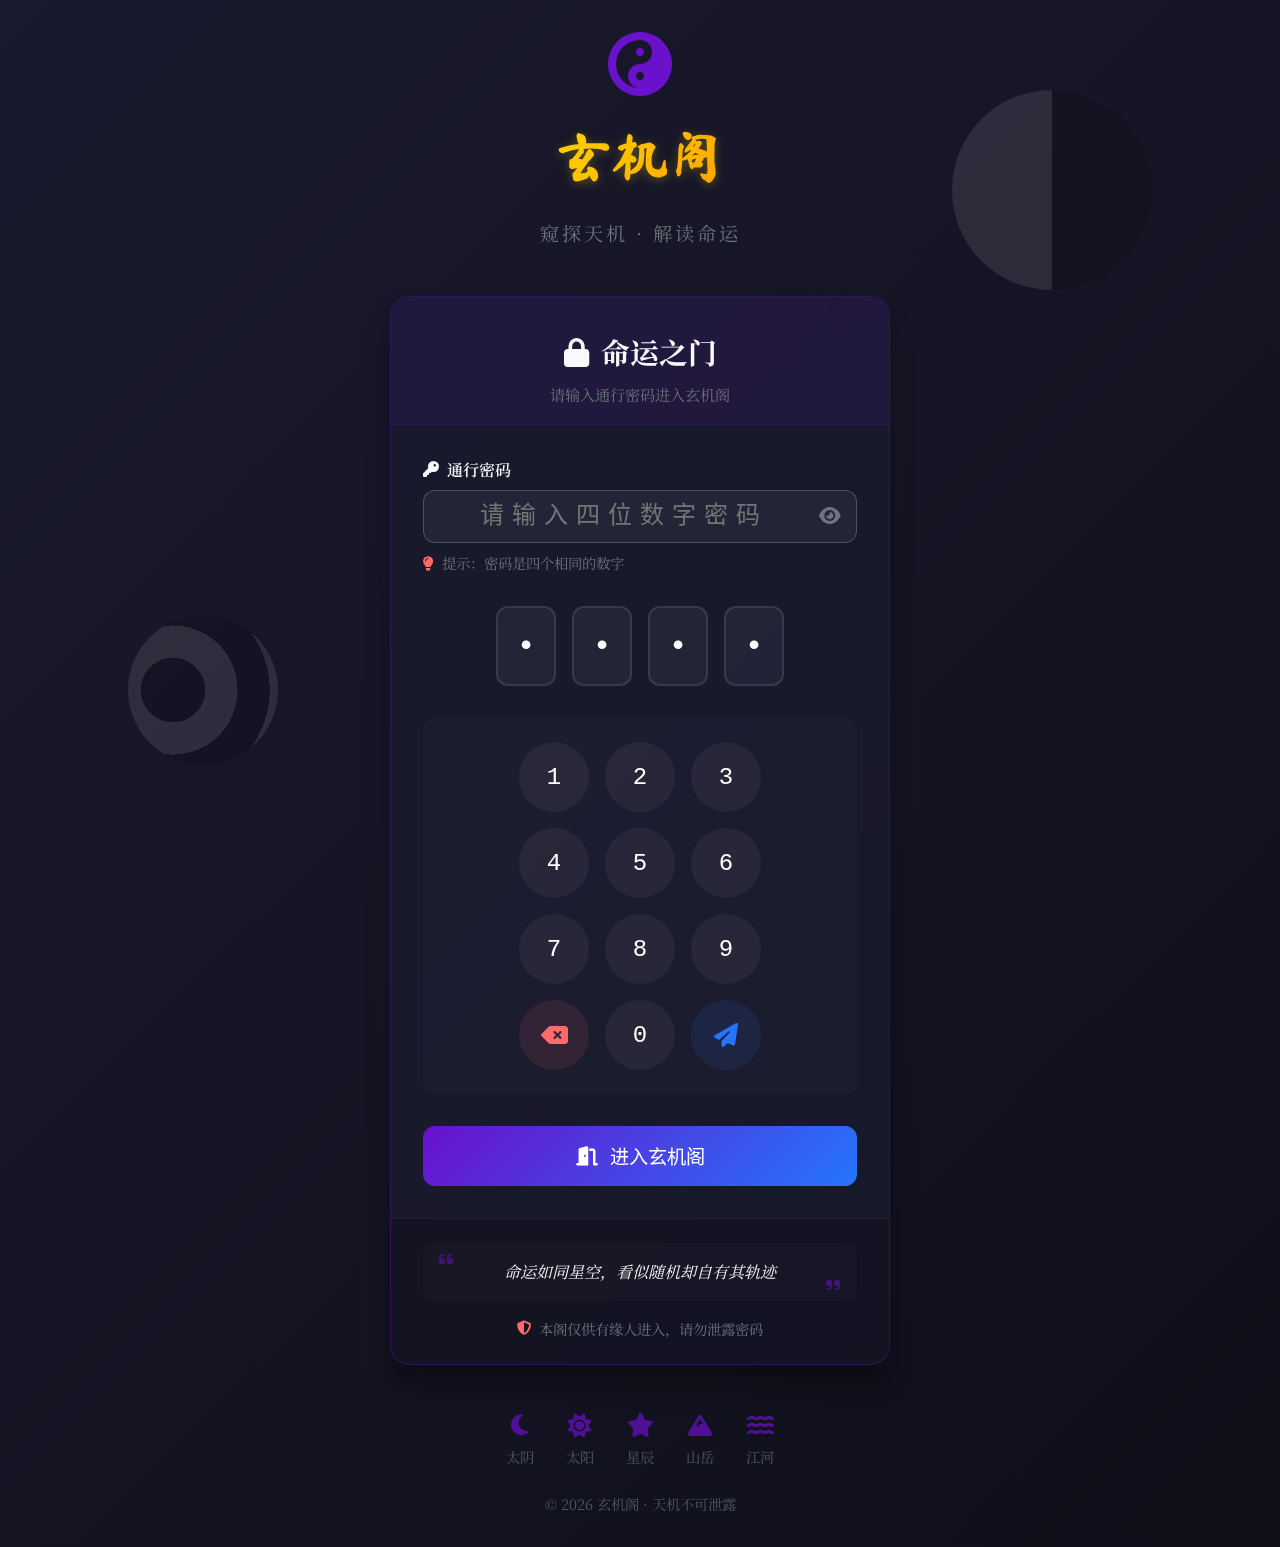
<file: index.html>
<!DOCTYPE html>
<html lang="zh-CN">
<head>
    <meta charset="UTF-8">
    <meta name="viewport" content="width=device-width, initial-scale=1.0">
    <title>玄机阁 - 命运之门</title>
    <link rel="stylesheet" href="css/style.css">
    <link rel="stylesheet" href="css/login.css">
    <link href="https://fonts.googleapis.com/css2?family=Ma+Shan+Zheng&family=Noto+Serif+SC:wght@400;700&display=swap" rel="stylesheet">
    <link rel="stylesheet" href="https://cdnjs.cloudflare.com/ajax/libs/font-awesome/6.4.0/css/all.min.css">
</head>
<body>
    <div class="login-container">
        <div class="login-header">
            <div class="logo">
                <i class="fas fa-yin-yang"></i>
                <h1>玄机阁</h1>
                <p class="subtitle">窥探天机 · 解读命运</p>
            </div>
        </div>
        
        <div class="login-card">
            <div class="card-header">
                <h2><i class="fas fa-lock"></i> 命运之门</h2>
                <p>请输入通行密码进入玄机阁</p>
            </div>
            
            <div class="card-body">
                <form id="loginForm">
                    <div class="input-group">
                        <label for="password"><i class="fas fa-key"></i> 通行密码</label>
                        <div class="password-input">
                            <input type="password" id="password" placeholder="请输入四位数字密码" maxlength="4" required>
                            <button type="button" class="toggle-password" id="togglePassword">
                                <i class="fas fa-eye"></i>
                            </button>
                        </div>
                        <div class="password-hint">
                            <span class="hint-icon"><i class="fas fa-lightbulb"></i></span>
                            <span class="hint-text">提示：密码是四个相同的数字</span>
                        </div>
                    </div>
                    
                    <div class="password-display">
                        <div class="digit-box" data-digit="1">•</div>
                        <div class="digit-box" data-digit="2">•</div>
                        <div class="digit-box" data-digit="3">•</div>
                        <div class="digit-box" data-digit="4">•</div>
                    </div>
                    
                    <div class="number-pad">
                        <div class="number-row">
                            <button type="button" class="number-btn" data-number="1">1</button>
                            <button type="button" class="number-btn" data-number="2">2</button>
                            <button type="button" class="number-btn" data-number="3">3</button>
                        </div>
                        <div class="number-row">
                            <button type="button" class="number-btn" data-number="4">4</button>
                            <button type="button" class="number-btn" data-number="5">5</button>
                            <button type="button" class="number-btn" data-number="6">6</button>
                        </div>
                        <div class="number-row">
                            <button type="button" class="number-btn" data-number="7">7</button>
                            <button type="button" class="number-btn" data-number="8">8</button>
                            <button type="button" class="number-btn" data-number="9">9</button>
                        </div>
                        <div class="number-row">
                            <button type="button" class="number-btn clear-btn"><i class="fas fa-backspace"></i></button>
                            <button type="button" class="number-btn" data-number="0">0</button>
                            <button type="button" class="number-btn submit-btn"><i class="fas fa-paper-plane"></i></button>
                        </div>
                    </div>
                    
                    <div class="form-footer">
                        <button type="submit" class="login-btn">
                            <i class="fas fa-door-open"></i> 进入玄机阁
                        </button>
                        <div class="error-message" id="errorMessage"></div>
                    </div>
                </form>
            </div>
            
            <div class="card-footer">
                <div class="fortune-quote">
                    <i class="fas fa-quote-left"></i>
                    <p>命运如同星空，看似随机却自有其轨迹</p>
                    <i class="fas fa-quote-right"></i>
                </div>
                <div class="security-notice">
                    <i class="fas fa-shield-alt"></i>
                    <span>本阁仅供有缘人进入，请勿泄露密码</span>
                </div>
            </div>
        </div>
        
        <div class="login-footer">
            <div class="mystical-elements">
                <div class="element">
                    <i class="fas fa-moon"></i>
                    <span>太阴</span>
                </div>
                <div class="element">
                    <i class="fas fa-sun"></i>
                    <span>太阳</span>
                </div>
                <div class="element">
                    <i class="fas fa-star"></i>
                    <span>星辰</span>
                </div>
                <div class="element">
                    <i class="fas fa-mountain"></i>
                    <span>山岳</span>
                </div>
                <div class="element">
                    <i class="fas fa-water"></i>
                    <span>江河</span>
                </div>
            </div>
            <p class="copyright">© 2026 玄机阁 · 天机不可泄露</p>
        </div>
    </div>
    
    <div class="background-animation">
        <div class="yin-yang"></div>
        <div class="taiji"></div>
        <div class="lotus"></div>
        <div class="bamboo"></div>
    </div>
    
    <script src="js/login.js"></script>
</body>
</html>
</file>
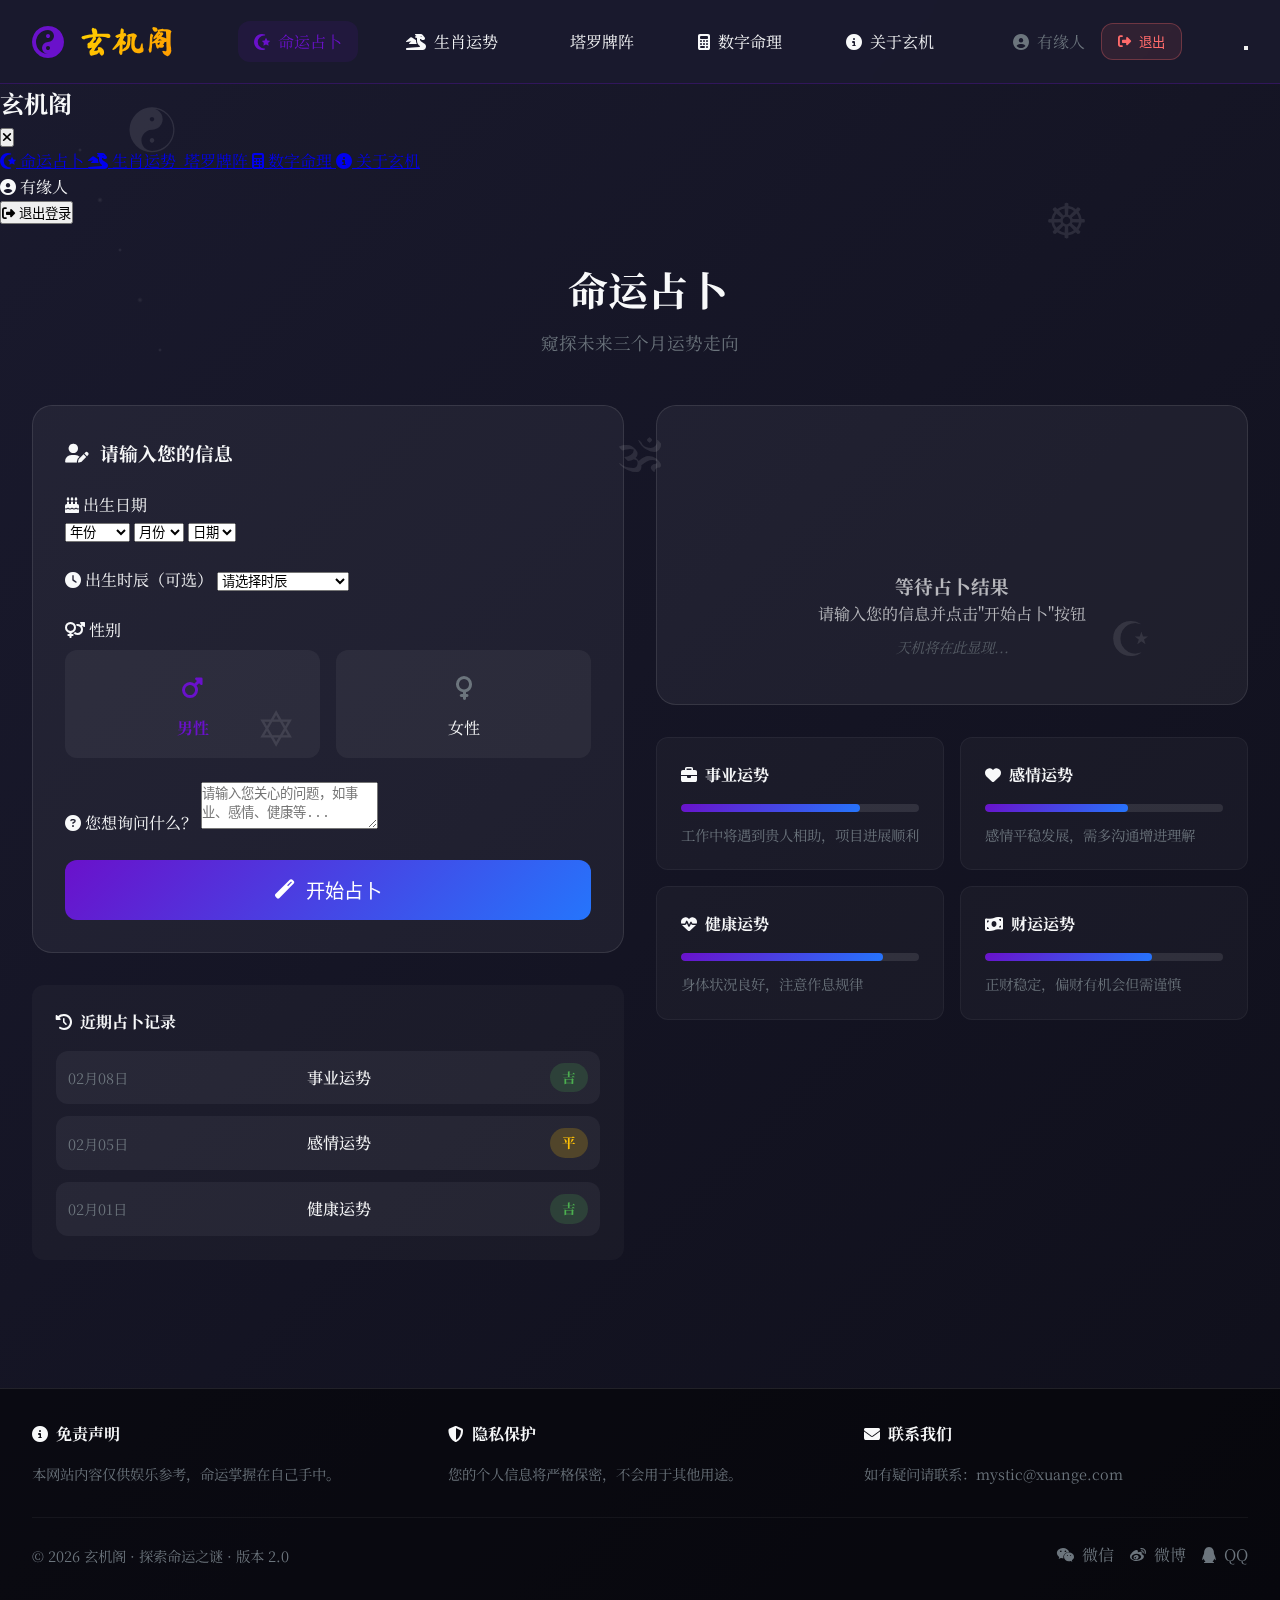
<file: fortune.html>
<!DOCTYPE html>
<html lang="zh-CN">
<head>
    <meta charset="UTF-8">
    <meta name="viewport" content="width=device-width, initial-scale=1.0">
    <title>玄机阁 - 命运占卜</title>
    <link rel="stylesheet" href="css/style.css">
    <link rel="stylesheet" href="css/fortune.css">
    <link href="https://fonts.googleapis.com/css2?family=Ma+Shan+Zheng&family=Noto+Serif+SC:wght@400;700&display=swap" rel="stylesheet">
    <link rel="stylesheet" href="https://cdnjs.cloudflare.com/ajax/libs/font-awesome/6.4.0/css/all.min.css">
</head>
<body>
    <div class="fortune-container">
        <!-- 导航栏 -->
        <nav class="fortune-nav">
            <div class="nav-logo">
                <i class="fas fa-yin-yang"></i>
                <h1>玄机阁</h1>
            </div>
            <div class="nav-menu">
                <a href="#destiny" class="nav-link active"><i class="fas fa-star-and-crescent"></i> 命运占卜</a>
                <a href="#zodiac" class="nav-link"><i class="fas fa-dragon"></i> 生肖运势</a>
                <a href="#tarot" class="nav-link"><i class="fas fa-cards"></i> 塔罗牌阵</a>
                <a href="#numerology" class="nav-link"><i class="fas fa-calculator"></i> 数字命理</a>
                <a href="#about" class="nav-link"><i class="fas fa-info-circle"></i> 关于玄机</a>
            </div>
            <div class="nav-user">
                <div class="user-info">
                    <i class="fas fa-user-circle"></i>
                    <span>有缘人</span>
                </div>
                <button class="logout-btn" id="logoutBtn">
                    <i class="fas fa-sign-out-alt"></i> 退出
                </button>
            </div>
            <!-- 汉堡菜单按钮（移动端显示） -->
            <div class="hamburger-container">
                <button class="hamburger-menu" id="hamburgerBtn">
                    <span></span>
                    <span></span>
                    <span></span>
                </button>
            </div>
        </nav>
        
        <!-- 移动端菜单 -->
        <div class="mobile-menu" id="mobileMenu">
            <div class="mobile-menu-header">
                <h2>玄机阁</h2>
                <button class="close-menu" id="closeMenuBtn">
                    <i class="fas fa-times"></i>
                </button>
            </div>
            <div class="mobile-nav-links">
                <a href="#destiny" class="mobile-nav-link active" data-section="destiny">
                    <i class="fas fa-star-and-crescent"></i>
                    <span>命运占卜</span>
                </a>
                <a href="#zodiac" class="mobile-nav-link" data-section="zodiac">
                    <i class="fas fa-dragon"></i>
                    <span>生肖运势</span>
                </a>
                <a href="#tarot" class="mobile-nav-link" data-section="tarot">
                    <i class="fas fa-cards"></i>
                    <span>塔罗牌阵</span>
                </a>
                <a href="#numerology" class="mobile-nav-link" data-section="numerology">
                    <i class="fas fa-calculator"></i>
                    <span>数字命理</span>
                </a>
                <a href="#about" class="mobile-nav-link" data-section="about">
                    <i class="fas fa-info-circle"></i>
                    <span>关于玄机</span>
                </a>
            </div>
            <div class="mobile-user-info">
                <div class="mobile-user">
                    <i class="fas fa-user-circle"></i>
                    <span>有缘人</span>
                </div>
                <button class="mobile-logout-btn" id="mobileLogoutBtn">
                    <i class="fas fa-sign-out-alt"></i> 退出登录
                </button>
            </div>
        </div>

        <!-- 主内容区 -->
        <main class="fortune-main">
            <!-- 命运占卜部分 -->
            <section id="destiny" class="fortune-section active">
                <div class="section-header">
                    <h2><i class="fas fa-crystal-ball"></i> 命运占卜</h2>
                    <p>窥探未来三个月运势走向</p>
                </div>
                
                <div class="destiny-container">
                    <div class="destiny-left">
                        <div class="user-input-card">
                            <h3><i class="fas fa-user-edit"></i> 请输入您的信息</h3>
                            <form id="destinyForm">
                                <div class="form-group">
                                    <label for="birthDate"><i class="fas fa-birthday-cake"></i> 出生日期</label>
                                    <div class="date-input-group">
                                        <select id="birthYear" class="date-select" required>
                                            <option value="">年份</option>
                                            <!-- 年份选项由JS生成 -->
                                        </select>
                                        <select id="birthMonth" class="date-select" required>
                                            <option value="">月份</option>
                                            <option value="1">1月</option>
                                            <option value="2">2月</option>
                                            <option value="3">3月</option>
                                            <option value="4">4月</option>
                                            <option value="5">5月</option>
                                            <option value="6">6月</option>
                                            <option value="7">7月</option>
                                            <option value="8">8月</option>
                                            <option value="9">9月</option>
                                            <option value="10">10月</option>
                                            <option value="11">11月</option>
                                            <option value="12">12月</option>
                                        </select>
                                        <select id="birthDay" class="date-select" required>
                                            <option value="">日期</option>
                                            <!-- 日期选项由JS生成 -->
                                        </select>
                                    </div>
                                </div>
                                
                                <div class="form-group">
                                    <label for="birthTime"><i class="fas fa-clock"></i> 出生时辰（可选）</label>
                                    <select id="birthTime">
                                        <option value="">请选择时辰</option>
                                        <option value="zi">子时 (23:00-01:00)</option>
                                        <option value="chou">丑时 (01:00-03:00)</option>
                                        <option value="yin">寅时 (03:00-05:00)</option>
                                        <option value="mao">卯时 (05:00-07:00)</option>
                                        <option value="chen">辰时 (07:00-09:00)</option>
                                        <option value="si">巳时 (09:00-11:00)</option>
                                        <option value="wu">午时 (11:00-13:00)</option>
                                        <option value="wei">未时 (13:00-15:00)</option>
                                        <option value="shen">申时 (15:00-17:00)</option>
                                        <option value="you">酉时 (17:00-19:00)</option>
                                        <option value="xu">戌时 (19:00-21:00)</option>
                                        <option value="hai">亥时 (21:00-23:00)</option>
                                    </select>
                                </div>
                                
                                <div class="form-group">
                                    <label><i class="fas fa-venus-mars"></i> 性别</label>
                                    <div class="gender-options">
                                        <label class="gender-option">
                                            <input type="radio" name="gender" value="male" checked>
                                            <span class="gender-icon"><i class="fas fa-mars"></i></span>
                                            <span>男性</span>
                                        </label>
                                        <label class="gender-option">
                                            <input type="radio" name="gender" value="female">
                                            <span class="gender-icon"><i class="fas fa-venus"></i></span>
                                            <span>女性</span>
                                        </label>
                                    </div>
                                </div>
                                
                                <div class="form-group">
                                    <label for="question"><i class="fas fa-question-circle"></i> 您想询问什么？</label>
                                    <textarea id="question" placeholder="请输入您关心的问题，如事业、感情、健康等..." rows="3"></textarea>
                                </div>
                                
                                <button type="submit" class="fortune-btn">
                                    <i class="fas fa-magic"></i> 开始占卜
                                </button>
                            </form>
                        </div>
                        
                        <div class="fortune-history">
                            <h4><i class="fas fa-history"></i> 近期占卜记录</h4>
                            <div class="history-list">
                                <div class="history-item">
                                    <div class="history-date">02月08日</div>
                                    <div class="history-type">事业运势</div>
                                    <div class="history-result positive">吉</div>
                                </div>
                                <div class="history-item">
                                    <div class="history-date">02月05日</div>
                                    <div class="history-type">感情运势</div>
                                    <div class="history-result neutral">平</div>
                                </div>
                                <div class="history-item">
                                    <div class="history-date">02月01日</div>
                                    <div class="history-type">健康运势</div>
                                    <div class="history-result positive">吉</div>
                                </div>
                            </div>
                        </div>
                    </div>
                    
                    <div class="destiny-right">
                        <div class="fortune-result-card" id="fortuneResult">
                            <div class="result-placeholder">
                                <div class="placeholder-icon">
                                    <i class="fas fa-crystal-ball"></i>
                                </div>
                                <h3>等待占卜结果</h3>
                                <p>请输入您的信息并点击"开始占卜"按钮</p>
                                <p class="placeholder-tip">天机将在此显现...</p>
                            </div>
                        </div>
                        
                        <div class="fortune-details">
                            <div class="detail-card">
                                <h4><i class="fas fa-briefcase"></i> 事业运势</h4>
                                <div class="detail-content">
                                    <div class="progress-bar">
                                        <div class="progress-fill" style="width: 75%"></div>
                                    </div>
                                    <p class="detail-text">工作中将遇到贵人相助，项目进展顺利</p>
                                </div>
                            </div>
                            
                            <div class="detail-card">
                                <h4><i class="fas fa-heart"></i> 感情运势</h4>
                                <div class="detail-content">
                                    <div class="progress-bar">
                                        <div class="progress-fill" style="width: 60%"></div>
                                    </div>
                                    <p class="detail-text">感情平稳发展，需多沟通增进理解</p>
                                </div>
                            </div>
                            
                            <div class="detail-card">
                                <h4><i class="fas fa-heartbeat"></i> 健康运势</h4>
                                <div class="detail-content">
                                    <div class="progress-bar">
                                        <div class="progress-fill" style="width: 85%"></div>
                                    </div>
                                    <p class="detail-text">身体状况良好，注意作息规律</p>
                                </div>
                            </div>
                            
                            <div class="detail-card">
                                <h4><i class="fas fa-money-bill-wave"></i> 财运运势</h4>
                                <div class="detail-content">
                                    <div class="progress-bar">
                                        <div class="progress-fill" style="width: 70%"></div>
                                    </div>
                                    <p class="detail-text">正财稳定，偏财有机会但需谨慎</p>
                                </div>
                            </div>
                        </div>
                    </div>
                </div>
            </section>

            <!-- 生肖运势部分 -->
            <section id="zodiac" class="fortune-section">
                <div class="section-header">
                    <h2><i class="fas fa-dragon"></i> 生肖运势</h2>
                    <p>2026年十二生肖运势详解</p>
                </div>
                
                <div class="zodiac-container">
                    <div class="zodiac-selector">
                        <h3>选择您的生肖</h3>
                        <div class="zodiac-grid">
                            <!-- 生肖选项将通过JS动态生成 -->
                        </div>
                    </div>
                    
                    <div class="zodiac-result">
                        <div class="zodiac-result-placeholder">
                            <div class="placeholder-icon">
                                <i class="fas fa-dragon"></i>
                            </div>
                            <h3>选择生肖查看运势</h3>
                            <p>点击左侧生肖图标查看详细运势分析</p>
                        </div>
                    </div>
                </div>
            </section>

            <!-- 其他部分省略，实际文件中会有完整内容 -->
            
        </main>

        <!-- 页脚 -->
        <footer class="fortune-footer">
            <div class="footer-content">
                <div class="footer-section">
                    <h4><i class="fas fa-info-circle"></i> 免责声明</h4>
                    <p>本网站内容仅供娱乐参考，命运掌握在自己手中。</p>
                </div>
                <div class="footer-section">
                    <h4><i class="fas fa-shield-alt"></i> 隐私保护</h4>
                    <p>您的个人信息将严格保密，不会用于其他用途。</p>
                </div>
                <div class="footer-section">
                    <h4><i class="fas fa-envelope"></i> 联系我们</h4>
                    <p>如有疑问请联系：mystic@xuange.com</p>
                </div>
            </div>
            <div class="footer-bottom">
                <p>© 2026 玄机阁 · 探索命运之谜 · 版本 2.0</p>
                <div class="footer-links">
                    <a href="#"><i class="fab fa-weixin"></i> 微信</a>
                    <a href="#"><i class="fab fa-weibo"></i> 微博</a>
                    <a href="#"><i class="fab fa-qq"></i> QQ</a>
                </div>
            </div>
        </footer>
    </div>

    <!-- 背景动画 -->
    <div class="fortune-background">
        <div class="floating-symbols">
            <div class="symbol">☯</div>
            <div class="symbol">☸</div>
            <div class="symbol">✡</div>
            <div class="symbol">☪</div>
            <div class="symbol">🕉</div>
        </div>
        <div class="constellation"></div>
    </div>

    <script src="js/fortune.js"></script>
</body>
</html>
</file>
<file: css/style.css>
/* 基础样式和变量定义 */
:root {
    /* 主题颜色 - 神秘风格 */
    --primary-color: #6a11cb;
    --secondary-color: #2575fc;
    --accent-color: #ff6b6b;
    --dark-color: #1a1a2e;
    --darker-color: #0f0f1a;
    --light-color: #f8f9fa;
    --muted-color: #6c757d;
    
    /* 渐变背景 */
    --gradient-primary: linear-gradient(135deg, var(--primary-color), var(--secondary-color));
    --gradient-dark: linear-gradient(135deg, var(--dark-color), var(--darker-color));
    --gradient-gold: linear-gradient(135deg, #ffd700, #ff9500);
    
    /* 字体 */
    --font-heading: 'Ma Shan Zheng', cursive;
    --font-body: 'Noto Serif SC', serif;
    --font-mono: 'Courier New', monospace;
    
    /* 阴影 */
    --shadow-sm: 0 2px 4px rgba(0, 0, 0, 0.1);
    --shadow-md: 0 4px 6px rgba(0, 0, 0, 0.1);
    --shadow-lg: 0 10px 15px rgba(0, 0, 0, 0.2);
    --shadow-xl: 0 20px 25px rgba(0, 0, 0, 0.3);
    --shadow-glow: 0 0 20px rgba(106, 17, 203, 0.3);
    
    /* 边框 */
    --border-radius: 12px;
    --border-radius-lg: 20px;
    --border-radius-xl: 30px;
    
    /* 动画 */
    --transition-fast: 0.2s ease;
    --transition-normal: 0.3s ease;
    --transition-slow: 0.5s ease;
}

/* 重置和基础样式 */
* {
    margin: 0;
    padding: 0;
    box-sizing: border-box;
}

body {
    font-family: var(--font-body);
    background: var(--gradient-dark);
    color: var(--light-color);
    min-height: 100vh;
    overflow-x: hidden;
    line-height: 1.6;
}

/* 滚动条样式 */
::-webkit-scrollbar {
    width: 10px;
}

::-webkit-scrollbar-track {
    background: var(--dark-color);
}

::-webkit-scrollbar-thumb {
    background: var(--primary-color);
    border-radius: 5px;
}

::-webkit-scrollbar-thumb:hover {
    background: var(--secondary-color);
}

/* 工具类 */
.container {
    max-width: 1200px;
    margin: 0 auto;
    padding: 0 20px;
}

.text-center {
    text-align: center;
}

.mt-1 { margin-top: 0.5rem; }
.mt-2 { margin-top: 1rem; }
.mt-3 { margin-top: 1.5rem; }
.mt-4 { margin-top: 2rem; }

.mb-1 { margin-bottom: 0.5rem; }
.mb-2 { margin-bottom: 1rem; }
.mb-3 { margin-bottom: 1.5rem; }
.mb-4 { margin-bottom: 2rem; }

/* 卡片基础样式 */
.card {
    background: rgba(255, 255, 255, 0.05);
    backdrop-filter: blur(10px);
    border: 1px solid rgba(255, 255, 255, 0.1);
    border-radius: var(--border-radius);
    padding: 1.5rem;
    transition: var(--transition-normal);
}

.card:hover {
    transform: translateY(-5px);
    box-shadow: var(--shadow-glow);
    border-color: rgba(106, 17, 203, 0.3);
}

/* 按钮基础样式 */
.btn {
    display: inline-flex;
    align-items: center;
    justify-content: center;
    gap: 0.5rem;
    padding: 0.75rem 1.5rem;
    border: none;
    border-radius: var(--border-radius);
    font-family: var(--font-body);
    font-size: 1rem;
    font-weight: 600;
    cursor: pointer;
    transition: var(--transition-normal);
    text-decoration: none;
}

.btn-primary {
    background: var(--gradient-primary);
    color: white;
}

.btn-primary:hover {
    transform: translateY(-2px);
    box-shadow: var(--shadow-glow);
}

.btn-secondary {
    background: rgba(255, 255, 255, 0.1);
    color: white;
    border: 1px solid rgba(255, 255, 255, 0.2);
}

.btn-secondary:hover {
    background: rgba(255, 255, 255, 0.2);
    transform: translateY(-2px);
}

/* 输入框基础样式 */
.input-group {
    margin-bottom: 1.5rem;
}

.input-group label {
    display: block;
    margin-bottom: 0.5rem;
    font-weight: 600;
    color: var(--light-color);
    display: flex;
    align-items: center;
    gap: 0.5rem;
}

.input-group input,
.input-group select,
.input-group textarea {
    width: 100%;
    padding: 0.75rem 1rem;
    background: rgba(255, 255, 255, 0.05);
    border: 1px solid rgba(255, 255, 255, 0.2);
    border-radius: var(--border-radius);
    color: var(--light-color);
    font-family: var(--font-body);
    font-size: 1rem;
    transition: var(--transition-normal);
}

.input-group input:focus,
.input-group select:focus,
.input-group textarea:focus {
    outline: none;
    border-color: var(--primary-color);
    box-shadow: 0 0 0 3px rgba(106, 17, 203, 0.1);
}

/* 动画关键帧 */
@keyframes float {
    0%, 100% {
        transform: translateY(0);
    }
    50% {
        transform: translateY(-20px);
    }
}

@keyframes pulse {
    0%, 100% {
        opacity: 1;
    }
    50% {
        opacity: 0.5;
    }
}

@keyframes spin {
    from {
        transform: rotate(0deg);
    }
    to {
        transform: rotate(360deg);
    }
}

@keyframes glow {
    0%, 100% {
        box-shadow: 0 0 20px rgba(106, 17, 203, 0.3);
    }
    50% {
        box-shadow: 0 0 40px rgba(106, 17, 203, 0.6);
    }
}

/* 响应式设计 */
@media (max-width: 768px) {
    .container {
        padding: 0 15px;
    }
    
    .card {
        padding: 1rem;
    }
    
    .btn {
        padding: 0.5rem 1rem;
        font-size: 0.9rem;
    }
}

@media (max-width: 480px) {
    :root {
        --border-radius: 8px;
    }
    
    .container {
        padding: 0 10px;
    }
}
</file>
<file: css/login.css>
/* 登录页面样式 */
.login-container {
    min-height: 100vh;
    display: flex;
    flex-direction: column;
    align-items: center;
    justify-content: center;
    padding: 2rem;
    position: relative;
    overflow: hidden;
}

.login-header {
    text-align: center;
    margin-bottom: 3rem;
    animation: fadeInDown 1s ease;
}

.logo {
    display: flex;
    flex-direction: column;
    align-items: center;
    gap: 1rem;
}

.logo i {
    font-size: 4rem;
    color: var(--primary-color);
    animation: spin 20s linear infinite;
}

.logo h1 {
    font-family: var(--font-heading);
    font-size: 3.5rem;
    background: var(--gradient-gold);
    -webkit-background-clip: text;
    background-clip: text;
    color: transparent;
    text-shadow: 0 2px 10px rgba(255, 215, 0, 0.3);
}

.subtitle {
    font-size: 1.2rem;
    color: var(--muted-color);
    letter-spacing: 3px;
    text-transform: uppercase;
}

/* 登录卡片 */
.login-card {
    width: 100%;
    max-width: 500px;
    background: rgba(26, 26, 46, 0.8);
    backdrop-filter: blur(20px);
    border: 1px solid rgba(106, 17, 203, 0.3);
    border-radius: var(--border-radius-lg);
    overflow: hidden;
    box-shadow: var(--shadow-xl);
    animation: fadeInUp 1s ease 0.3s both;
}

.card-header {
    padding: 2rem 2rem 1rem;
    text-align: center;
    background: rgba(106, 17, 203, 0.1);
    border-bottom: 1px solid rgba(106, 17, 203, 0.2);
}

.card-header h2 {
    font-size: 1.8rem;
    margin-bottom: 0.5rem;
    display: flex;
    align-items: center;
    justify-content: center;
    gap: 0.75rem;
}

.card-header p {
    color: var(--muted-color);
    font-size: 0.95rem;
}

.card-body {
    padding: 2rem;
}

/* 密码输入区域 */
.password-input {
    position: relative;
    display: flex;
    align-items: center;
}

.password-input input {
    padding-right: 3rem;
    font-size: 1.5rem;
    letter-spacing: 0.5rem;
    text-align: center;
    font-family: var(--font-mono);
}

.toggle-password {
    position: absolute;
    right: 1rem;
    background: none;
    border: none;
    color: var(--muted-color);
    cursor: pointer;
    font-size: 1.2rem;
    transition: var(--transition-fast);
}

.toggle-password:hover {
    color: var(--primary-color);
}

.password-hint {
    display: flex;
    align-items: center;
    gap: 0.5rem;
    margin-top: 0.5rem;
    font-size: 0.9rem;
    color: var(--muted-color);
}

.hint-icon {
    color: var(--accent-color);
}

/* 密码显示区域 */
.password-display {
    display: flex;
    justify-content: center;
    gap: 1rem;
    margin: 2rem 0;
}

.digit-box {
    width: 60px;
    height: 80px;
    background: rgba(255, 255, 255, 0.05);
    border: 2px solid rgba(255, 255, 255, 0.1);
    border-radius: var(--border-radius);
    display: flex;
    align-items: center;
    justify-content: center;
    font-size: 2rem;
    font-family: var(--font-mono);
    transition: var(--transition-normal);
    animation: pulse 2s infinite;
}

.digit-box.filled {
    border-color: var(--primary-color);
    background: rgba(106, 17, 203, 0.1);
    color: var(--primary-color);
    animation: glow 2s infinite;
}

/* 数字键盘 */
.number-pad {
    background: rgba(255, 255, 255, 0.02);
    border-radius: var(--border-radius);
    padding: 1.5rem;
    margin-bottom: 2rem;
}

.number-row {
    display: flex;
    justify-content: center;
    gap: 1rem;
    margin-bottom: 1rem;
}

.number-row:last-child {
    margin-bottom: 0;
}

.number-btn {
    width: 70px;
    height: 70px;
    border: none;
    border-radius: 50%;
    background: rgba(255, 255, 255, 0.05);
    color: white;
    font-size: 1.5rem;
    font-family: var(--font-mono);
    cursor: pointer;
    transition: var(--transition-normal);
    display: flex;
    align-items: center;
    justify-content: center;
}

.number-btn:hover {
    background: rgba(106, 17, 203, 0.2);
    transform: translateY(-3px);
    box-shadow: var(--shadow-md);
}

.number-btn:active {
    transform: translateY(0);
}

.clear-btn, .submit-btn {
    background: rgba(255, 107, 107, 0.1);
    color: var(--accent-color);
}

.submit-btn {
    background: rgba(37, 117, 252, 0.1);
    color: var(--secondary-color);
}

/* 表单底部 */
.form-footer {
    text-align: center;
}

.login-btn {
    width: 100%;
    padding: 1rem;
    font-size: 1.2rem;
    background: var(--gradient-primary);
    border: none;
    border-radius: var(--border-radius);
    color: white;
    cursor: pointer;
    transition: var(--transition-normal);
    display: flex;
    align-items: center;
    justify-content: center;
    gap: 0.75rem;
}

.login-btn:hover {
    transform: translateY(-3px);
    box-shadow: var(--shadow-glow);
}

.login-btn:disabled {
    opacity: 0.5;
    cursor: not-allowed;
    transform: none;
}

.error-message {
    margin-top: 1rem;
    padding: 0.75rem;
    background: rgba(255, 107, 107, 0.1);
    border: 1px solid rgba(255, 107, 107, 0.3);
    border-radius: var(--border-radius);
    color: var(--accent-color);
    font-size: 0.9rem;
    display: none;
}

.error-message.show {
    display: block;
    animation: shake 0.5s ease;
}

/* 卡片底部 */
.card-footer {
    padding: 1.5rem 2rem;
    background: rgba(0, 0, 0, 0.2);
    border-top: 1px solid rgba(255, 255, 255, 0.05);
}

.fortune-quote {
    text-align: center;
    margin-bottom: 1rem;
    padding: 1rem;
    background: rgba(255, 255, 255, 0.02);
    border-radius: var(--border-radius);
    font-style: italic;
    position: relative;
}

.fortune-quote i:first-child {
    position: absolute;
    left: 1rem;
    top: 0.5rem;
    color: var(--primary-color);
    opacity: 0.5;
}

.fortune-quote i:last-child {
    position: absolute;
    right: 1rem;
    bottom: 0.5rem;
    color: var(--primary-color);
    opacity: 0.5;
}

.security-notice {
    display: flex;
    align-items: center;
    justify-content: center;
    gap: 0.5rem;
    font-size: 0.9rem;
    color: var(--muted-color);
}

.security-notice i {
    color: var(--accent-color);
}

/* 登录页脚 */
.login-footer {
    margin-top: 3rem;
    text-align: center;
    animation: fadeIn 1s ease 0.6s both;
}

.mystical-elements {
    display: flex;
    justify-content: center;
    gap: 2rem;
    margin-bottom: 1.5rem;
    flex-wrap: wrap;
}

.element {
    display: flex;
    flex-direction: column;
    align-items: center;
    gap: 0.5rem;
    opacity: 0.7;
    transition: var(--transition-normal);
}

.element:hover {
    opacity: 1;
    transform: translateY(-5px);
}

.element i {
    font-size: 1.5rem;
    color: var(--primary-color);
}

.element span {
    font-size: 0.9rem;
    color: var(--muted-color);
}

.copyright {
    color: var(--muted-color);
    font-size: 0.9rem;
    opacity: 0.7;
}

/* 背景动画 */
.background-animation {
    position: fixed;
    top: 0;
    left: 0;
    width: 100%;
    height: 100%;
    z-index: -1;
    pointer-events: none;
}

.yin-yang, .taiji, .lotus, .bamboo {
    position: absolute;
    opacity: 0.1;
}

.yin-yang {
    top: 10%;
    right: 10%;
    width: 200px;
    height: 200px;
    background: conic-gradient(from 0deg, black 0deg 180deg, white 180deg 360deg);
    border-radius: 50%;
    animation: spin 30s linear infinite;
}

.taiji {
    bottom: 15%;
    left: 10%;
    width: 150px;
    height: 150px;
    background: radial-gradient(circle at 30% 50%, black 0% 25%, white 25% 50%, black 50% 75%, white 75% 100%);
    border-radius: 50%;
    animation: float 6s ease-in-out infinite;
}

/* 动画关键帧 */
@keyframes fadeIn {
    from {
        opacity: 0;
    }
    to {
        opacity: 1;
    }
}

@keyframes fadeInDown {
    from {
        opacity: 0;
        transform: translateY(-30px);
    }
    to {
        opacity: 1;
        transform: translateY(0);
    }
}

@keyframes fadeInUp {
    from {
        opacity: 0;
        transform: translateY(30px);
    }
    to {
        opacity: 1;
        transform: translateY(0);
    }
}

@keyframes shake {
    0%, 100% {
        transform: translateX(0);
    }
    10%, 30%, 50%, 70%, 90% {
        transform: translateX(-5px);
    }
    20%, 40%, 60%, 80% {
        transform: translateX(5px);
    }
}

/* 响应式调整 */
@media (max-width: 768px) {
    .login-container {
        padding: 1rem;
    }
    
    .logo h1 {
        font-size: 2.5rem;
    }
    
    .login-card {
        max-width: 100%;
    }
    
    .digit-box {
        width: 50px;
        height: 70px;
        font-size: 1.5rem;
    }
    
    .number-btn {
        width: 60px;
        height: 60px;
        font-size: 1.2rem;
    }
    
    .mystical-elements {
        gap: 1rem;
    }
}

@media (max-width: 480px) {
    .logo h1 {
        font-size: 2rem;
    }
    
    .card-header h2 {
        font-size: 1.5rem;
    }
    
    .digit-box {
        width: 40px;
        height: 60px;
        font-size: 1.2rem;
    }
    
    .number-btn {
        width: 50px;
        height: 50px;
        font-size: 1rem;
    }
    
    .element i {
        font-size: 1.2rem;
    }
    
    .element span {
        font-size: 0.8rem;
    }
}
</file>
<file: css/fortune.css>
/* 算命页面样式 */
.fortune-container {
    min-height: 100vh;
    display: flex;
    flex-direction: column;
}

/* 导航栏 */
.fortune-nav {
    display: flex;
    justify-content: space-between;
    align-items: center;
    padding: 1rem 2rem;
    background: rgba(26, 26, 46, 0.9);
    backdrop-filter: blur(10px);
    border-bottom: 1px solid rgba(106, 17, 203, 0.3);
    position: sticky;
    top: 0;
    z-index: 100;
}

.nav-logo {
    display: flex;
    align-items: center;
    gap: 1rem;
}

.nav-logo i {
    font-size: 2rem;
    color: var(--primary-color);
}

.nav-logo h1 {
    font-family: var(--font-heading);
    font-size: 2rem;
    background: var(--gradient-gold);
    -webkit-background-clip: text;
    background-clip: text;
    color: transparent;
}

.nav-menu {
    display: flex;
    gap: 2rem;
}

.nav-link {
    color: var(--light-color);
    text-decoration: none;
    padding: 0.5rem 1rem;
    border-radius: var(--border-radius);
    transition: var(--transition-normal);
    display: flex;
    align-items: center;
    gap: 0.5rem;
}

.nav-link:hover,
.nav-link.active {
    background: rgba(106, 17, 203, 0.1);
    color: var(--primary-color);
}

.nav-user {
    display: flex;
    align-items: center;
    gap: 1rem;
}

.user-info {
    display: flex;
    align-items: center;
    gap: 0.5rem;
    color: var(--muted-color);
}

.logout-btn {
    background: rgba(255, 107, 107, 0.1);
    color: var(--accent-color);
    border: 1px solid rgba(255, 107, 107, 0.3);
    padding: 0.5rem 1rem;
    border-radius: var(--border-radius);
    cursor: pointer;
    transition: var(--transition-normal);
    display: flex;
    align-items: center;
    gap: 0.5rem;
}

.logout-btn:hover {
    background: rgba(255, 107, 107, 0.2);
    transform: translateY(-2px);
}

/* 主内容区 */
.fortune-main {
    flex: 1;
    padding: 2rem;
    max-width: 1400px;
    margin: 0 auto;
    width: 100%;
}

.fortune-section {
    display: none;
    animation: fadeIn 0.5s ease;
}

.fortune-section.active {
    display: block;
}

.section-header {
    text-align: center;
    margin-bottom: 3rem;
}

.section-header h2 {
    font-size: 2.5rem;
    margin-bottom: 0.5rem;
    display: flex;
    align-items: center;
    justify-content: center;
    gap: 1rem;
}

.section-header p {
    color: var(--muted-color);
    font-size: 1.1rem;
}

/* 命运占卜布局 */
.destiny-container {
    display: grid;
    grid-template-columns: 1fr 1fr;
    gap: 2rem;
    margin-bottom: 3rem;
}

@media (max-width: 1024px) {
    .destiny-container {
        grid-template-columns: 1fr;
    }
}

/* 用户输入卡片 */
.user-input-card {
    background: rgba(255, 255, 255, 0.05);
    border-radius: var(--border-radius-lg);
    padding: 2rem;
    border: 1px solid rgba(255, 255, 255, 0.1);
}

.user-input-card h3 {
    margin-bottom: 1.5rem;
    display: flex;
    align-items: center;
    gap: 0.75rem;
}

.form-group {
    margin-bottom: 1.5rem;
}

.gender-options {
    display: flex;
    gap: 1rem;
    margin-top: 0.5rem;
}

.gender-option {
    flex: 1;
    display: flex;
    flex-direction: column;
    align-items: center;
    gap: 0.5rem;
    padding: 1rem;
    background: rgba(255, 255, 255, 0.05);
    border-radius: var(--border-radius);
    cursor: pointer;
    transition: var(--transition-normal);
    border: 2px solid transparent;
}

.gender-option:hover {
    background: rgba(255, 255, 255, 0.1);
}

.gender-option input[type="radio"]:checked + .gender-icon {
    color: var(--primary-color);
}

.gender-option input[type="radio"]:checked ~ span:last-child {
    color: var(--primary-color);
    font-weight: bold;
}

.gender-icon {
    font-size: 1.5rem;
    color: var(--muted-color);
}

.gender-option input[type="radio"] {
    display: none;
}

.fortune-btn {
    width: 100%;
    padding: 1rem;
    font-size: 1.2rem;
    background: var(--gradient-primary);
    border: none;
    border-radius: var(--border-radius);
    color: white;
    cursor: pointer;
    transition: var(--transition-normal);
    display: flex;
    align-items: center;
    justify-content: center;
    gap: 0.75rem;
    margin-top: 1rem;
}

.fortune-btn:hover {
    transform: translateY(-3px);
    box-shadow: var(--shadow-glow);
}

/* 占卜历史 */
.fortune-history {
    margin-top: 2rem;
    background: rgba(255, 255, 255, 0.03);
    border-radius: var(--border-radius);
    padding: 1.5rem;
}

.fortune-history h4 {
    margin-bottom: 1rem;
    display: flex;
    align-items: center;
    gap: 0.5rem;
}

.history-list {
    display: flex;
    flex-direction: column;
    gap: 0.75rem;
}

.history-item {
    display: flex;
    justify-content: space-between;
    align-items: center;
    padding: 0.75rem;
    background: rgba(255, 255, 255, 0.05);
    border-radius: var(--border-radius);
    transition: var(--transition-normal);
}

.history-item:hover {
    background: rgba(255, 255, 255, 0.1);
    transform: translateX(5px);
}

.history-date {
    color: var(--muted-color);
    font-size: 0.9rem;
}

.history-type {
    font-weight: 500;
}

.history-result {
    padding: 0.25rem 0.75rem;
    border-radius: 20px;
    font-size: 0.85rem;
    font-weight: bold;
}

.history-result.positive {
    background: rgba(76, 175, 80, 0.2);
    color: #4CAF50;
}

.history-result.neutral {
    background: rgba(255, 193, 7, 0.2);
    color: #FFC107;
}

/* 占卜结果卡片 */
.fortune-result-card {
    background: rgba(255, 255, 255, 0.05);
    border-radius: var(--border-radius-lg);
    padding: 2rem;
    border: 1px solid rgba(255, 255, 255, 0.1);
    min-height: 300px;
    display: flex;
    align-items: center;
    justify-content: center;
}

.result-placeholder {
    text-align: center;
    opacity: 0.7;
}

.placeholder-icon {
    font-size: 4rem;
    color: var(--primary-color);
    margin-bottom: 1rem;
    animation: pulse 2s infinite;
}

.placeholder-tip {
    font-size: 0.9rem;
    color: var(--muted-color);
    font-style: italic;
    margin-top: 0.5rem;
}

/* 运势详情 */
.fortune-details {
    display: grid;
    grid-template-columns: repeat(2, 1fr);
    gap: 1rem;
    margin-top: 2rem;
}

@media (max-width: 768px) {
    .fortune-details {
        grid-template-columns: 1fr;
    }
}

.detail-card {
    background: rgba(255, 255, 255, 0.03);
    border-radius: var(--border-radius);
    padding: 1.5rem;
    border: 1px solid rgba(255, 255, 255, 0.05);
}

.detail-card h4 {
    margin-bottom: 1rem;
    display: flex;
    align-items: center;
    gap: 0.5rem;
}

.progress-bar {
    height: 8px;
    background: rgba(255, 255, 255, 0.1);
    border-radius: 4px;
    overflow: hidden;
    margin-bottom: 0.75rem;
}

.progress-fill {
    height: 100%;
    background: var(--gradient-primary);
    border-radius: 4px;
    transition: width 1s ease;
}

.detail-text {
    font-size: 0.9rem;
    color: var(--muted-color);
    line-height: 1.5;
}

/* 生肖运势 */
.zodiac-container {
    display: grid;
    grid-template-columns: 1fr 2fr;
    gap: 2rem;
    margin-top: 2rem;
}

@media (max-width: 1024px) {
    .zodiac-container {
        grid-template-columns: 1fr;
    }
}

.zodiac-selector {
    background: rgba(255, 255, 255, 0.05);
    border-radius: var(--border-radius);
    padding: 1.5rem;
}

.zodiac-selector h3 {
    margin-bottom: 1.5rem;
    text-align: center;
}

.zodiac-grid {
    display: grid;
    grid-template-columns: repeat(3, 1fr);
    gap: 1rem;
}

.zodiac-item {
    aspect-ratio: 1;
    display: flex;
    flex-direction: column;
    align-items: center;
    justify-content: center;
    background: rgba(255, 255, 255, 0.05);
    border-radius: var(--border-radius);
    cursor: pointer;
    transition: var(--transition-normal);
    border: 2px solid transparent;
}

.zodiac-item:hover {
    background: rgba(255, 255, 255, 0.1);
    transform: translateY(-5px);
}

.zodiac-item.active {
    border-color: var(--primary-color);
    background: rgba(106, 17, 203, 0.1);
}

.zodiac-icon {
    font-size: 2rem;
    margin-bottom: 0.5rem;
}

.zodiac-name {
    font-size: 0.9rem;
    font-weight: 500;
}

.zodiac-result {
    background: rgba(255, 255, 255, 0.05);
    border-radius: var(--border-radius);
    padding: 2rem;
    min-height: 400px;
    display: flex;
    align-items: center;
    justify-content: center;
}

.zodiac-result-placeholder {
    text-align: center;
    opacity: 0.7;
}

/* 页脚 */
.fortune-footer {
    background: rgba(0, 0, 0, 0.5);
    padding: 2rem;
    margin-top: 3rem;
    border-top: 1px solid rgba(255, 255, 255, 0.1);
}

.footer-content {
    display: grid;
    grid-template-columns: repeat(3, 1fr);
    gap: 2rem;
    margin-bottom: 2rem;
}

@media (max-width: 768px) {
    .footer-content {
        grid-template-columns: 1fr;
    }
}

.footer-section h4 {
    margin-bottom: 1rem;
    display: flex;
    align-items: center;
    gap: 0.5rem;
}

.footer-section p {
    color: var(--muted-color);
    font-size: 0.9rem;
    line-height: 1.6;
}

.footer-bottom {
    display: flex;
    justify-content: space-between;
    align-items: center;
    padding-top: 1.5rem;
    border-top: 1px solid rgba(255, 255, 255, 0.05);
}

.footer-bottom p {
    color: var(--muted-color);
    font-size: 0.9rem;
}

.footer-links {
    display: flex;
    gap: 1rem;
}

.footer-links a {
    color: var(--muted-color);
    text-decoration: none;
    display: flex;
    align-items: center;
    gap: 0.5rem;
    transition: var(--transition-normal);
}

.footer-links a:hover {
    color: var(--primary-color);
}

/* 背景动画 */
.fortune-background {
    position: fixed;
    top: 0;
    left: 0;
    width: 100%;
    height: 100%;
    z-index: -1;
    pointer-events: none;
    overflow: hidden;
}

.floating-symbols {
    position: absolute;
    width: 100%;
    height: 100%;
}

.floating-symbols .symbol {
    position: absolute;
    font-size: 3rem;
    opacity: 0.1;
    animation: float 20s linear infinite;
}

.floating-symbols .symbol:nth-child(1) {
    top: 10%;
    left: 10%;
    animation-delay: 0s;
}

.floating-symbols .symbol:nth-child(2) {
    top: 20%;
    right: 15%;
    animation-delay: -5s;
}

.floating-symbols .symbol:nth-child(3) {
    bottom: 15%;
    left: 20%;
    animation-delay: -10s;
}

.floating-symbols .symbol:nth-child(4) {
    bottom: 25%;
    right: 10%;
    animation-delay: -15s;
}

.floating-symbols .symbol:nth-child(5) {
    top: 50%;
    left: 50%;
    transform: translate(-50%, -50%);
    animation-delay: -7s;
}

.constellation {
    position: absolute;
    width: 100%;
    height: 100%;
    background-image: 
        radial-gradient(2px 2px at 20px 30px, #eee, transparent),
        radial-gradient(2px 2px at 40px 70px, #fff, transparent),
        radial-gradient(3px 3px at 60px 100px, #ddd, transparent),
        radial-gradient(2px 2px at 80px 150px, #fff, transparent),
        radial-gradient(3px 3px at 100px 200px, #eee, transparent),
        radial-gradient(2px 2px at 120px 250px, #fff, transparent),
        radial-gradient(3px 3px at 140px 300px, #ddd, transparent),
        radial-gradient(2px 2px at 160px 350px, #fff, transparent);
    background-repeat: repeat;
    opacity: 0.1;
    animation: twinkle 4s ease-in-out infinite alternate;
}

@keyframes twinkle {
    from {
        opacity: 0.05;
    }
    to {
        opacity: 0.15;
    }
}

/* 响应式调整 */
@media (max-width: 768px) {
@media (max-width: 768px) {
    /* 导航栏重新设计 */
    .fortune-nav {
        flex-direction: row;
        padding: 0.75rem 1rem;
        justify-content: space-between;
        align-items: center;
    }
    
    .nav-logo h1 {
        font-size: 1.5rem;
    }
    
    /* 隐藏桌面导航菜单，显示汉堡菜单 */
    .nav-menu {
        display: none;
    }
    
    .nav-user {
        display: none;
    }
    
    /* 汉堡菜单按钮 */
    .hamburger-menu {
        display: flex;
        flex-direction: column;
        justify-content: space-between;
        width: 30px;
        height: 24px;
        background: transparent;
        border: none;
        cursor: pointer;
        padding: 0;
    }
    
    .hamburger-menu span {
        display: block;
        width: 100%;
        height: 3px;
        background: var(--light-color);
        border-radius: 2px;
        transition: 0.3s;
    }
    
    /* 主内容区优化 */
    .fortune-main {
        padding: 1rem;
    }
    
    .section-header h2 {
        font-size: 1.5rem;
    }
    
    /* 日期选择器优化 */
    .date-input-group {
        flex-direction: column;
        gap: 0.75rem;
    }
    
    .date-select {
        width: 100%;
        padding: 1rem;
        font-size: 1.1rem;
        min-height: 52px; /* 触摸友好 */
    }
    
    /* 表单优化 */
    .form-group {
        margin-bottom: 1.5rem;
    }
    
    .form-group label {
        font-size: 1rem;
        margin-bottom: 0.5rem;
    }
    
    input, select, textarea {
        padding: 1rem;
        font-size: 1rem;
        min-height: 52px;
    }
    
    textarea {
        min-height: 100px;
    }
    
    /* 按钮优化 */
    .fortune-btn {
        padding: 1.2rem;
        font-size: 1.1rem;
        min-height: 56px;
    }
    
    /* 生肖网格优化 */
    .zodiac-grid {
        grid-template-columns: repeat(2, 1fr);
        gap: 1rem;
    }
    
    .zodiac-card {
        padding: 1.5rem 1rem;
    }
    
    /* 结果区域优化 */
    .destiny-container {
        flex-direction: column;
        gap: 2rem;
    }
    
    .destiny-left, .destiny-right {
        width: 100%;
    }
    
    .result-item {
        padding: 1.5rem;
    }
    
    /* 页脚优化 */
    .fortune-footer {
        padding: 2rem 1rem;
    }
    
    .footer-content {
        flex-direction: column;
        gap: 2rem;
    }
    
    .footer-links {
        flex-wrap: wrap;
        justify-content: center;
        gap: 1rem;
    }
    
    /* 触摸目标优化 */
    button, 
    .nav-link,
    .zodiac-card,
    .tarot-card {
        min-height: 44px;
        min-width: 44px;
    }
    
    /* 汉堡菜单添加到导航栏 */
    .nav-logo {
        display: flex;
        align-items: center;
        gap: 1rem;
    }
    
    .hamburger-container {
        display: block;
    }
}

/* 小手机优化 */
@media (max-width: 480px) {
    .fortune-nav {
        padding: 0.5rem;
    }
    
    .nav-logo h1 {
        font-size: 1.3rem;
    }
    
    .zodiac-grid {
        grid-template-columns: 1fr;
    }
    
    .tarot-grid {
        grid-template-columns: 1fr;
    }
    
    .number-grid {
        grid-template-columns: repeat(3, 1fr);
    }
    
    .section-header h2 {
        font-size: 1.3rem;
    }
}

/* 桌面端隐藏汉堡菜单 */
@media (min-width: 769px) {
    .hamburger-container {
        display: none;
    }
}

/* 移动端菜单样式 */
.mobile-menu {
    position: fixed;
    top: 0;
    right: -100%;
    width: 80%;
    max-width: 300px;
    height: 100vh;
    background: rgba(26, 26, 46, 0.98);
    backdrop-filter: blur(20px);
    border-left: 1px solid rgba(106, 17, 203, 0.3);
    z-index: 1000;
    padding: 2rem 1.5rem;
    transition: right 0.3s ease-out;
    overflow-y: auto;
}

.mobile-menu.active {
    right: 0;
}

.mobile-menu-header {
    display: flex;
    justify-content: space-between;
    align-items: center;
    margin-bottom: 2rem;
    padding-bottom: 1rem;
    border-bottom: 1px solid rgba(255, 255, 255, 0.1);
}

.mobile-menu-header h2 {
    font-size: 1.5rem;
    background: var(--gradient-gold);
    -webkit-background-clip: text;
    background-clip: text;
    color: transparent;
}

.close-menu {
    background: transparent;
    border: none;
    color: var(--light-color);
    font-size: 1.5rem;
    cursor: pointer;
    width: 40px;
    height: 40px;
    display: flex;
    align-items: center;
    justify-content: center;
    border-radius: 50%;
    transition: background 0.3s;
}

.close-menu:hover {
    background: rgba(255, 255, 255, 0.1);
}

.mobile-nav-links {
    display: flex;
    flex-direction: column;
    gap: 0.5rem;
    margin-bottom: 2rem;
}

.mobile-nav-link {
    display: flex;
    align-items: center;
    gap: 1rem;
    padding: 1rem;
    color: var(--light-color);
    text-decoration: none;
    border-radius: 8px;
    transition: background 0.3s;
}

.mobile-nav-link:hover,
.mobile-nav-link.active {
    background: rgba(106, 17, 203, 0.2);
}

.mobile-nav-link i {
    width: 24px;
    text-align: center;
    font-size: 1.2rem;
}

/* 移动端用户信息 */
.mobile-user-info {
    margin-top: auto;
    padding-top: 2rem;
    border-top: 1px solid rgba(255, 255, 255, 0.1);
}

.mobile-user {
    display: flex;
    align-items: center;
    gap: 1rem;
    padding: 1rem;
    background: rgba(255, 255, 255, 0.05);
    border-radius: 8px;
    margin-bottom: 1rem;
}

.mobile-user i {
    font-size: 1.5rem;
    color: var(--primary-color);
}

.mobile-user span {
    font-size: 1.1rem;
    font-weight: 500;
}

.mobile-logout-btn {
    width: 100%;
    padding: 1rem;
    background: rgba(244, 67, 54, 0.1);
    border: 1px solid rgba(244, 67, 54, 0.3);
    border-radius: 8px;
    color: #f44336;
    font-size: 1rem;
    cursor: pointer;
    display: flex;
    align-items: center;
    justify-content: center;
    gap: 0.5rem;
    transition: background 0.3s;
}

.mobile-logout-btn:hover {
    background: rgba(244, 67, 54, 0.2);
}

/* 自定义日期选择器 */
.date-input-group {
    display: flex;
    gap: 0.5rem;
}

.date-select {
    flex: 1;
    padding: 0.8rem;
    border: 1px solid rgba(255, 255, 255, 0.2);
    border-radius: 8px;
    background: rgba(255, 255, 255, 0.05);
    color: var(--light-color);
    font-size: 1rem;
    cursor: pointer;
    transition: border-color 0.3s;
}

.date-select:focus {
    outline: none;
    border-color: var(--primary-color);
}

.date-select option {
    background: var(--dark-color);
    color: var(--light-color);
}
</file>
